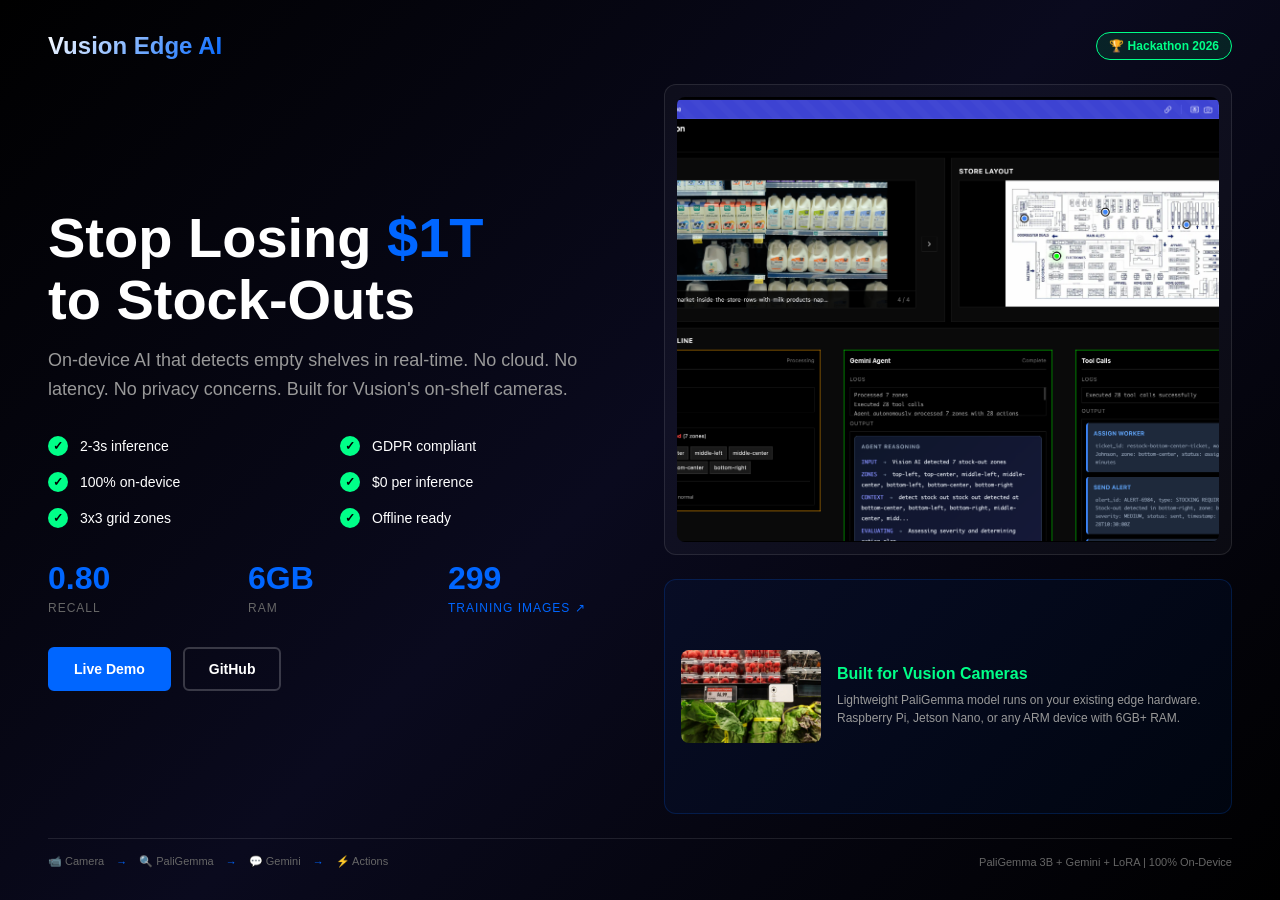
<file: pitch.html>
<!DOCTYPE html>
<html lang="en">
<head>
    <meta charset="UTF-8">
    <meta name="viewport" content="width=device-width, initial-scale=1.0">
    <title>Vusion Edge AI - Stock-Out Detection</title>
    <style>
        * {
            margin: 0;
            padding: 0;
            box-sizing: border-box;
        }

        body {
            font-family: -apple-system, BlinkMacSystemFont, 'Segoe UI', 'Helvetica Neue', Arial, sans-serif;
            background: #000;
            color: #fff;
            height: 100vh;
            overflow: hidden;
        }

        .pitch-container {
            height: 100vh;
            display: grid;
            grid-template-rows: auto 1fr auto;
            padding: 32px 48px;
            background: linear-gradient(135deg, #000000 0%, #0a0a1e 50%, #000000 100%);
        }

        /* Header */
        .header {
            display: flex;
            justify-content: space-between;
            align-items: center;
            margin-bottom: 24px;
        }

        .logo {
            font-size: 24px;
            font-weight: 800;
            background: linear-gradient(135deg, #fff 0%, #0066ff 100%);
            -webkit-background-clip: text;
            -webkit-text-fill-color: transparent;
        }

        .badge {
            background: rgba(0, 255, 136, 0.1);
            border: 1px solid #00ff88;
            color: #00ff88;
            padding: 6px 12px;
            border-radius: 16px;
            font-size: 12px;
            font-weight: 600;
        }

        /* Main Content */
        .main-content {
            display: grid;
            grid-template-columns: 1fr 1fr;
            gap: 48px;
            align-items: center;
        }

        .left-section h1 {
            font-size: 56px;
            font-weight: 800;
            margin-bottom: 16px;
            line-height: 1.1;
        }

        .highlight {
            color: #0066ff;
        }

        .subtitle {
            font-size: 18px;
            color: #999;
            margin-bottom: 32px;
            line-height: 1.6;
        }

        .features {
            display: grid;
            grid-template-columns: 1fr 1fr;
            gap: 16px;
            margin-bottom: 32px;
        }

        .feature {
            display: flex;
            align-items: center;
            gap: 12px;
            font-size: 14px;
        }

        .check {
            width: 20px;
            height: 20px;
            background: #00ff88;
            border-radius: 50%;
            display: flex;
            align-items: center;
            justify-content: center;
            font-size: 12px;
            color: #000;
            font-weight: 800;
            flex-shrink: 0;
        }

        .stats {
            display: flex;
            gap: 32px;
            margin-bottom: 32px;
        }

        .stat {
            flex: 1;
        }

        .stat-value {
            font-size: 32px;
            font-weight: 800;
            color: #0066ff;
            margin-bottom: 4px;
        }

        .stat-label {
            font-size: 12px;
            color: #666;
            text-transform: uppercase;
            letter-spacing: 1px;
        }

        .cta-buttons {
            display: flex;
            gap: 12px;
        }

        .btn {
            padding: 12px 24px;
            border-radius: 6px;
            font-size: 14px;
            font-weight: 600;
            text-decoration: none;
            transition: all 0.3s ease;
            display: inline-block;
        }

        .btn-primary {
            background: #0066ff;
            color: white;
            border: 2px solid #0066ff;
        }

        .btn-primary:hover {
            background: transparent;
            transform: translateY(-2px);
        }

        .btn-secondary {
            background: transparent;
            color: white;
            border: 2px solid rgba(255, 255, 255, 0.2);
        }

        .btn-secondary:hover {
            border-color: white;
        }

        /* Right Section */
        .right-section {
            display: grid;
            grid-template-rows: 2fr 1fr;
            gap: 24px;
            height: 100%;
        }

        .demo-container {
            background: rgba(255, 255, 255, 0.03);
            border: 1px solid rgba(255, 255, 255, 0.1);
            border-radius: 12px;
            padding: 12px;
            overflow: hidden;
        }

        .demo-image {
            width: 100%;
            height: 100%;
            object-fit: cover;
            border-radius: 8px;
        }

        .vusion-section {
            display: grid;
            grid-template-columns: 140px 1fr;
            gap: 16px;
            align-items: center;
            background: rgba(0, 102, 255, 0.05);
            border: 1px solid rgba(0, 102, 255, 0.2);
            border-radius: 12px;
            padding: 16px;
        }

        .vusion-camera {
            width: 100%;
            border-radius: 8px;
        }

        .vusion-text h3 {
            font-size: 16px;
            margin-bottom: 8px;
            color: #00ff88;
        }

        .vusion-text p {
            font-size: 12px;
            color: #999;
            line-height: 1.5;
        }

        /* Footer */
        .footer {
            display: flex;
            justify-content: space-between;
            align-items: center;
            margin-top: 24px;
            padding-top: 16px;
            border-top: 1px solid rgba(255, 255, 255, 0.1);
        }

        .pipeline {
            display: flex;
            align-items: center;
            gap: 12px;
            font-size: 11px;
            color: #666;
        }

        .pipeline-item {
            display: flex;
            align-items: center;
            gap: 6px;
        }

        .arrow {
            color: #0066ff;
        }

        .tech-stack {
            font-size: 11px;
            color: #666;
        }

        /* Animations */
        @keyframes fadeIn {
            from { opacity: 0; transform: translateY(20px); }
            to { opacity: 1; transform: translateY(0); }
        }

        .left-section > * {
            animation: fadeIn 0.6s ease forwards;
        }

        .left-section > *:nth-child(1) { animation-delay: 0.1s; }
        .left-section > *:nth-child(2) { animation-delay: 0.2s; }
        .left-section > *:nth-child(3) { animation-delay: 0.3s; }
        .left-section > *:nth-child(4) { animation-delay: 0.4s; }
        .left-section > *:nth-child(5) { animation-delay: 0.5s; }

        .right-section {
            animation: fadeIn 0.8s ease 0.3s forwards;
            opacity: 0;
        }
    </style>
</head>
<body>
    <div class="pitch-container">
        <!-- Header -->
        <div class="header">
            <div class="logo">Vusion Edge AI</div>
            <div class="badge">🏆 Hackathon 2026</div>
        </div>

        <!-- Main Content -->
        <div class="main-content">
            <!-- Left Section -->
            <div class="left-section">
                <h1>Stop Losing <span class="highlight">$1T</span><br>to Stock-Outs</h1>

                <p class="subtitle">
                    On-device AI that detects empty shelves in real-time.
                    No cloud. No latency. No privacy concerns.
                    Built for Vusion's on-shelf cameras.
                </p>

                <div class="features">
                    <div class="feature">
                        <div class="check">✓</div>
                        <span>2-3s inference</span>
                    </div>
                    <div class="feature">
                        <div class="check">✓</div>
                        <span>GDPR compliant</span>
                    </div>
                    <div class="feature">
                        <div class="check">✓</div>
                        <span>100% on-device</span>
                    </div>
                    <div class="feature">
                        <div class="check">✓</div>
                        <span>$0 per inference</span>
                    </div>
                    <div class="feature">
                        <div class="check">✓</div>
                        <span>3x3 grid zones</span>
                    </div>
                    <div class="feature">
                        <div class="check">✓</div>
                        <span>Offline ready</span>
                    </div>
                </div>

                <div class="stats">
                    <div class="stat">
                        <div class="stat-value">0.80</div>
                        <div class="stat-label">Recall</div>
                    </div>
                    <div class="stat">
                        <div class="stat-value">6GB</div>
                        <div class="stat-label">RAM</div>
                    </div>
                    <div class="stat">
                        <div class="stat-value">299</div>
                        <div class="stat-label">
                            <a href="https://app.roboflow.com/namans-workspace-bad5z/empty-spaces-detection-in-shelf-data-fmszz/models" target="_blank" style="color: #0066ff; text-decoration: none;">Training Images ↗</a>
                        </div>
                    </div>
                </div>

                <div class="cta-buttons">
                    <a href="http://127.0.0.1:8000/" class="btn btn-primary" target="_blank">Live Demo</a>
                    <a href="https://github.com/namanbansalcodes/vusion-edge-model" class="btn btn-secondary" target="_blank">GitHub</a>
                </div>
            </div>

            <!-- Right Section -->
            <div class="right-section">
                <div class="demo-container">
                    <img src="static/images/demo-screenshot.png" alt="Live Demo" class="demo-image">
                </div>

                <div class="vusion-section">
                    <img src="static/images/vusion-camera.webp" alt="Vusion Camera" class="vusion-camera">
                    <div class="vusion-text">
                        <h3>Built for Vusion Cameras</h3>
                        <p>Lightweight PaliGemma model runs on your existing edge hardware. Raspberry Pi, Jetson Nano, or any ARM device with 6GB+ RAM.</p>
                    </div>
                </div>
            </div>
        </div>

        <!-- Footer -->
        <div class="footer">
            <div class="pipeline">
                <div class="pipeline-item">
                    📹 Camera
                </div>
                <span class="arrow">→</span>
                <div class="pipeline-item">
                    🔍 PaliGemma
                </div>
                <span class="arrow">→</span>
                <div class="pipeline-item">
                    💬 Gemini
                </div>
                <span class="arrow">→</span>
                <div class="pipeline-item">
                    ⚡ Actions
                </div>
            </div>
            <div class="tech-stack">
                PaliGemma 3B + Gemini + LoRA | 100% On-Device
            </div>
        </div>
    </div>
</body>
</html>
</file>
